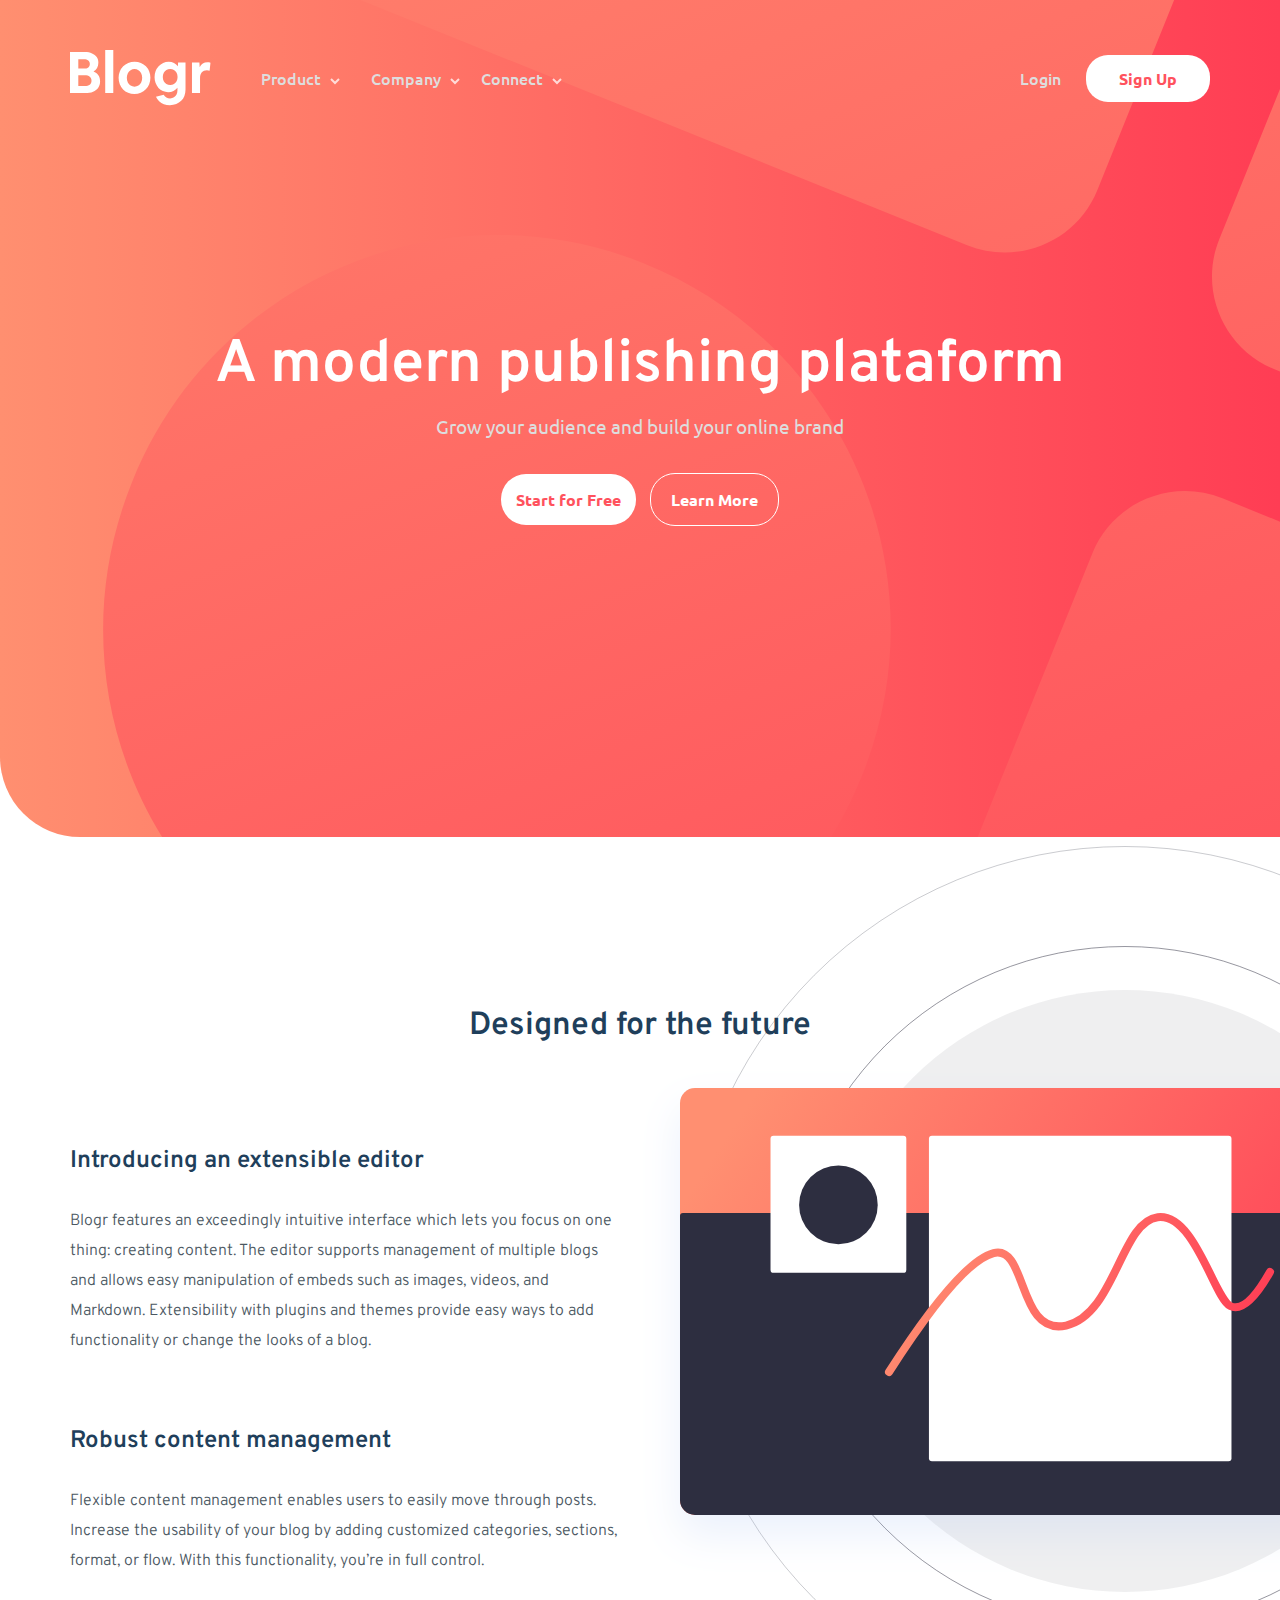
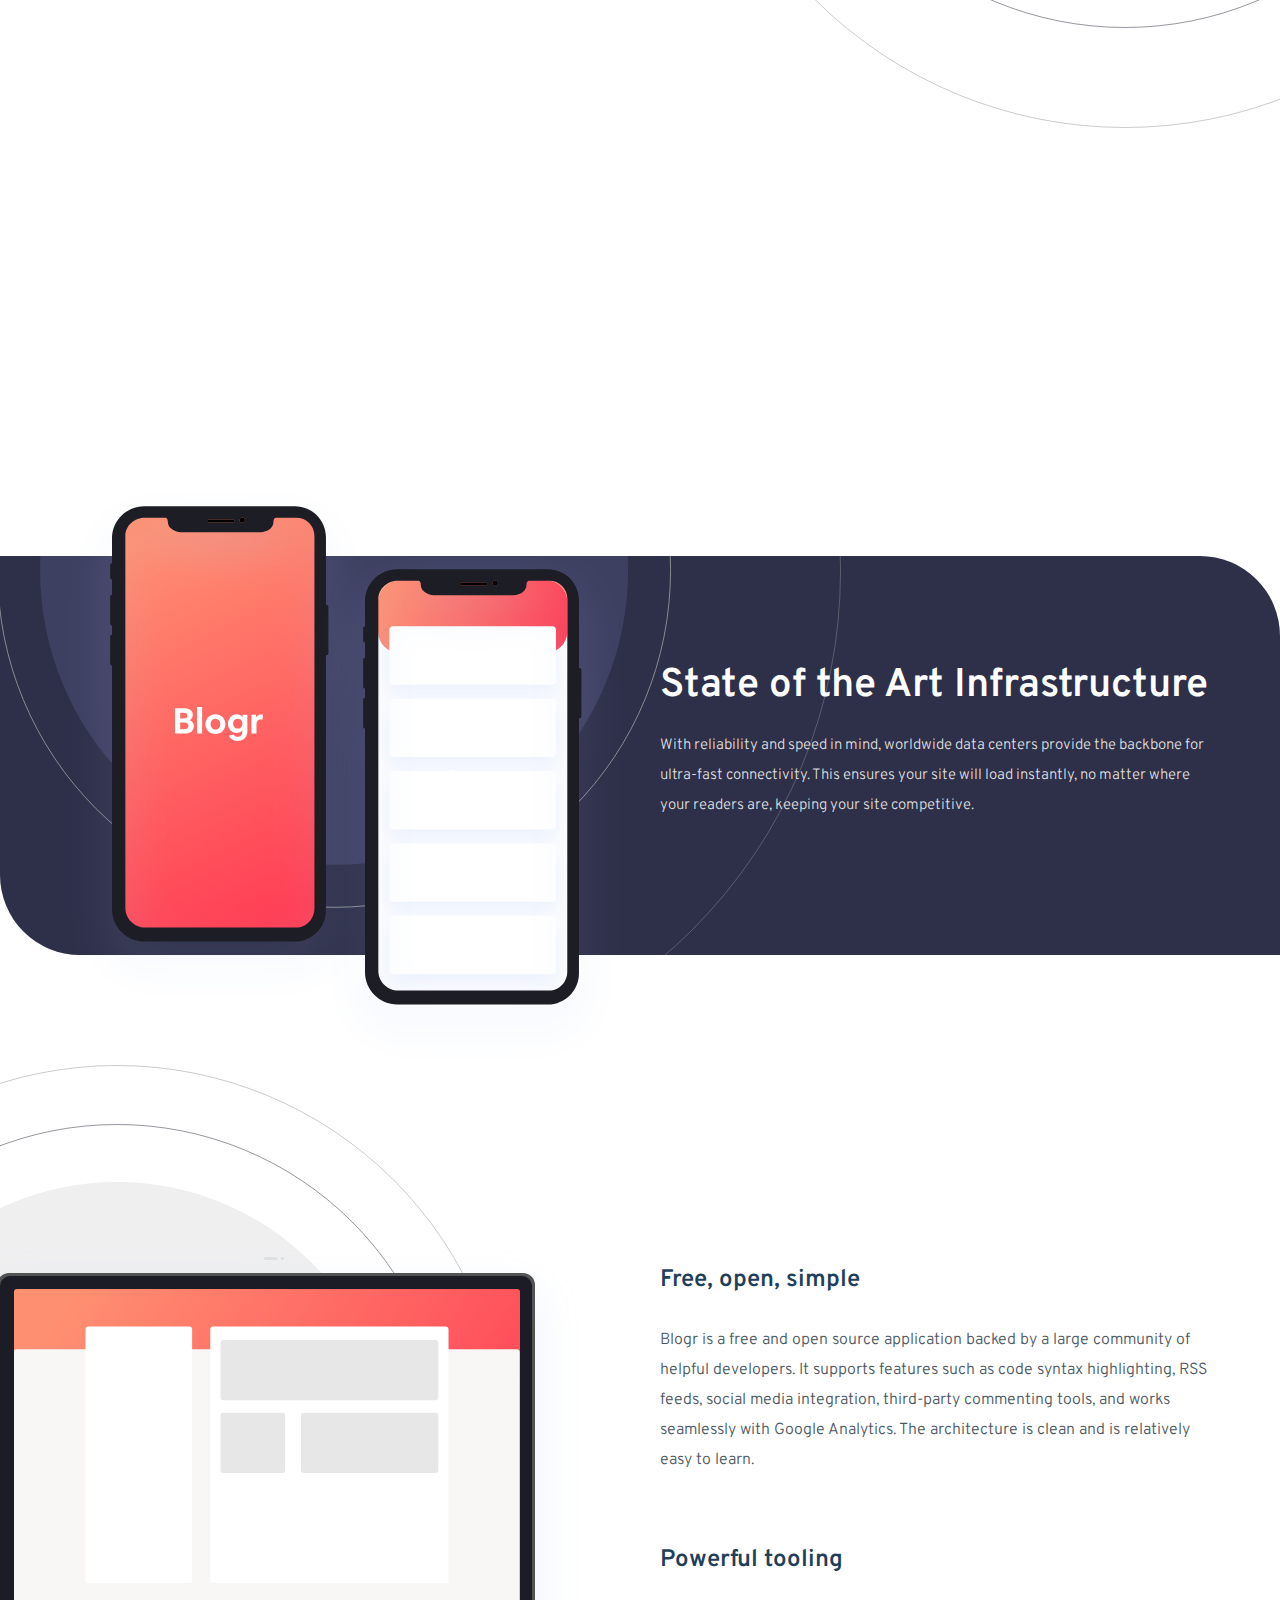
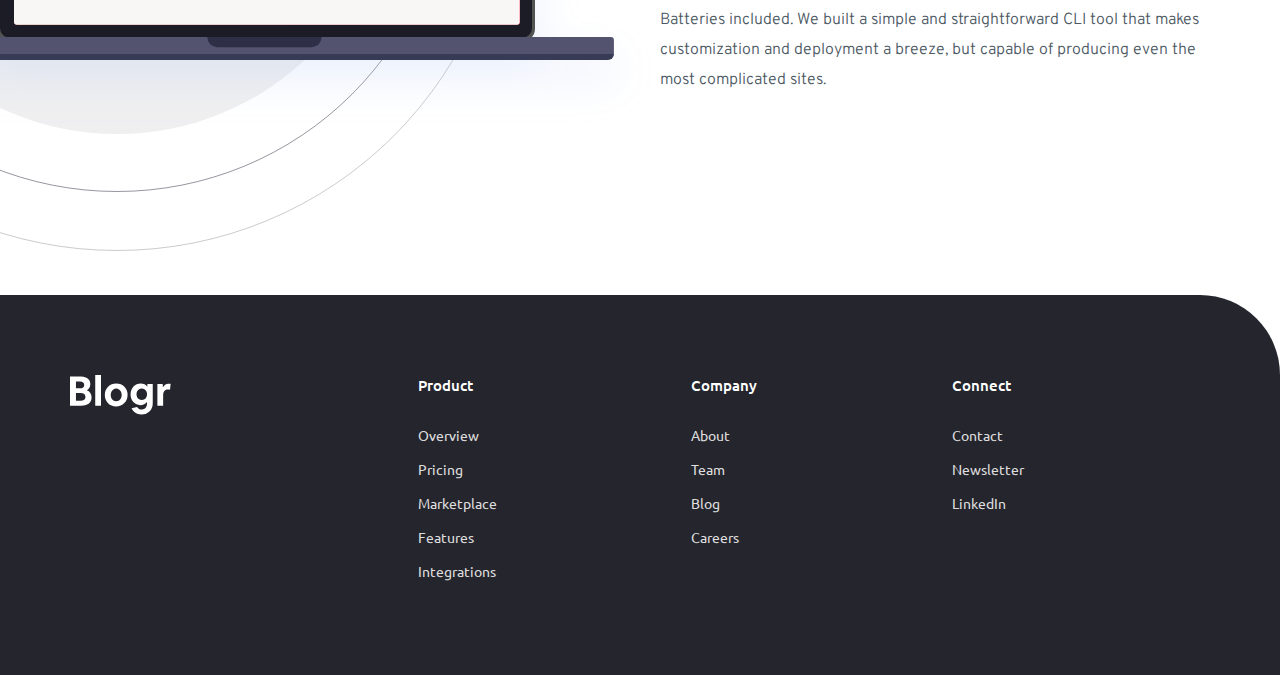
<file: index.html>
<!DOCTYPE html>
<html lang="en">
<head>
    <meta charset="UTF-8">
    <meta http-equiv="X-UA-Compatible" content="IE=edge">
    <meta name="viewport" content="width=device-width, initial-scale=1.0">
    <link rel="icon" type="image/png" href="assets/images/favicon-32x32.png"/>
    <link rel="stylesheet" href="assets/css/style.css">
    <title>Frontend Mentor | [Blogr]</title>
</head>
<body>
    <header class="header" id="header">
        <div class="contents-container">
            <img src="./assets/images/logo.svg" alt="Logo" class="logo"/>
            <div class="contents">
                <nav class="product">
                    <span class="content">Product</span> 
                    <img src="./assets/images/icon-arrow-light.svg" alt="" class="arrow"/>
                    <ul class="dropdown">
                        <li>Overview</li>
                        <li>Pricing</li>
                        <li>Marketplace</li>
                        <li>Features</li>
                        <li>Integrations</li>
                    </ul>
                </nav>
                <nav class="company">
                    <span class="content">Company</span> 
                    <img src="./assets/images/icon-arrow-light.svg" alt="" class="arrow"/>
                    <ul class="dropdown">
                        <li>About</li>
                        <li>Team</li>
                        <li>Blog</li>
                        <li>Careers</li>
                    </ul>
                </nav>
                <nav class="connect">
                    <span class="content">Connect</span>
                    <img src="./assets/images/icon-arrow-light.svg" alt="" class="arrow">
                    <ul class="dropdown">
                        <li>Contact</li>
                        <li>Newsletter</li>
                        <li>LinkedIn</li>
                    </ul>
                </nav>
            </div>
        </div>
        <div class="login-area">
            <a href="#" class="login">Login</a>
            <a href="#" class="signUp">Sign Up</a>
        </div>
        <div class="open-menu" id="menu-button"></div>
    </header>
    <main>
        <section class="banner">
            <div class="bg-banner">
                <div class="banner-content">
                    <h1>A modern publishing plataform</h1>
                    <p>Grow your audience and build your online brand</p>
                    <div class="buttons">
                        <a href="#" class="start">Start for Free</a>
                        <a href="#" class="learn">Learn More</a>
                    </div>
                </div>
            </div>
        </section>
        <section class="mobile-menu" id="menu">
            <div class="menu-container">
                <div class="menu-contents">
                    <nav class="menu-product">
                        <span class="menu-content" id="product">Product</span>
                        <img src="./assets/images/icon-arrow-dark.svg" alt="" class="arrow"/>
                        <ul class="menu-dropdown">
                            <li>Overview</li>
                            <li>Pricing</li>
                            <li>Marketplace</li>
                            <li>Features</li>
                            <li>Integrations</li>
                        </ul>
                    </nav>
                    <nav class="menu-company">
                        <span class="menu-content" id="company">Company</span> 
                        <img src="./assets/images/icon-arrow-dark.svg" alt="" class="arrow"/>
                        <ul class="menu-dropdown">
                            <li>About</li>
                            <li>Team</li>
                            <li>Blog</li>
                            <li>Careers</li>
                        </ul>
                    </nav>
                    <nav class="menu-connect">
                        <span class="menu-content" id="connect">Connect</span>
                        <img src="./assets/images/icon-arrow-dark.svg" alt="" class="arrow"/>
                        <ul class="menu-dropdown">
                            <li>Contact</li>
                            <li>Newsletter</li>
                            <li>LinkedIn</li>
                        </ul>
                    </nav>
                </div>
                <div class="menu-login-area">
                    <a href="#" class="menu-login">Login</a>
                    <a href="#" class="menu-signUp">Sign Up</a>
                </div>
            </div>
        </section>
        <section class="design-info">
            <div class="design-container">
                <h1 class="title">Designed for the future</h1>
                <div class="design-content">
                    <div class="texts">
                        <h1>Introducing an extensible editor</h1>
                        <p>
                            Blogr features an exceedingly intuitive interface which lets you focus on one thing: creating content. 
                            The editor supports management of multiple blogs and allows easy manipulation of embeds such as images, 
                            videos, and Markdown. Extensibility with plugins and themes provide easy ways to add functionality or 
                            change the looks of a blog.
                        </p>
                        <h1>Robust content management</h1>
                        <p>
                            Flexible content management enables users to easily move through posts. Increase the usability of your blog 
                            by adding customized categories, sections, format, or flow. With this functionality, you’re in full control.
                        </p>
                    </div>
                </div>
            </div>
            <picture class="illustration">
                <source srcset="./assets/images/illustration-editor-desktop.svg" media="(min-width: 900px)" alt=""/>
                <img src="./assets/images/illustration-editor-mobile.svg" alt=""/>
            </picture>
        </section>
        <section class="art">
            <div class="art-container">
                <img src="./assets/images/illustration-phones.svg" class="cellphones" alt="Cellphones"/>
                <div class="art-content">
                    <div class="texts">
                        <h1>State of the Art Infrastructure</h1>
                        <p>
                            With reliability and speed in mind, worldwide data centers provide the backbone for ultra-fast connectivity. 
                            This ensures your site will load instantly, no matter where your readers are, keeping your site competitive.
                        </p>
                    </div>
                </div>
            </div>
            <div class="art-bg">
                <div class="art-bg-img"></div>
            </div>
        </section>
        <section class="info">
            <picture class="laptop-illustration">
                <source srcset="./assets/images/illustration-laptop-desktop.svg" media="(min-width: 900px)" alt=""/>
                <img src="./assets/images/illustration-laptop-mobile.svg" alt=""/>
            </picture>
            <div class="info-content">
                <div class="texts">
                    <h1>Free, open, simple</h1>
                    <p>
                        Blogr is a free and open source application backed by a large community of helpful developers. It supports 
                        features such as code syntax highlighting, RSS feeds, social media integration, third-party commenting tools, 
                        and works seamlessly with Google Analytics. The architecture is clean and is relatively easy to learn.
                    </p>
                    <h1>Powerful tooling</h1>
                    <p>
                        Batteries included. We built a simple and straightforward CLI tool that makes customization and deployment a breeze, but
                        capable of producing even the most complicated sites.
                    </p>
                </div>
            </div>
        </section>
    </main>
    <footer class="footer">
        <div class="footer-container">
            <img src="./assets/images/logo.svg" alt="Logo">
            <div class="footer-items">
                <div class="footer-item">
                    <p>Product</p>
                    <ul>
                        <li><a href="#">Overview</a></li>
                        <li><a href="#">Pricing</a></li>
                        <li><a href="#">Marketplace</a></li>
                        <li><a href="#">Features</a></li>
                        <li><a href="#">Integrations</a></li>
                    </ul>
                </div>
                <div class="footer-item">
                    <p>Company</p>
                    <ul>
                        <li><a href="#">About</a></li>
                        <li><a href="#">Team</a></li>
                        <li><a href="#">Blog</a></li>
                        <li><a href="#">Careers</a></li>
                    </ul>
                </div>
                <div class="footer-item">
                    <p>Connect</p>
                    <ul>
                        <li><a href="#">Contact</a></li>
                        <li><a href="#">Newsletter</a></li>
                        <li><a href="#">LinkedIn</a></li>
                    </ul>
                </div>
            </div>
        </div>
    </footer>
    <script src="assets/js/script.js"></script>
</body>
</html>
</file>
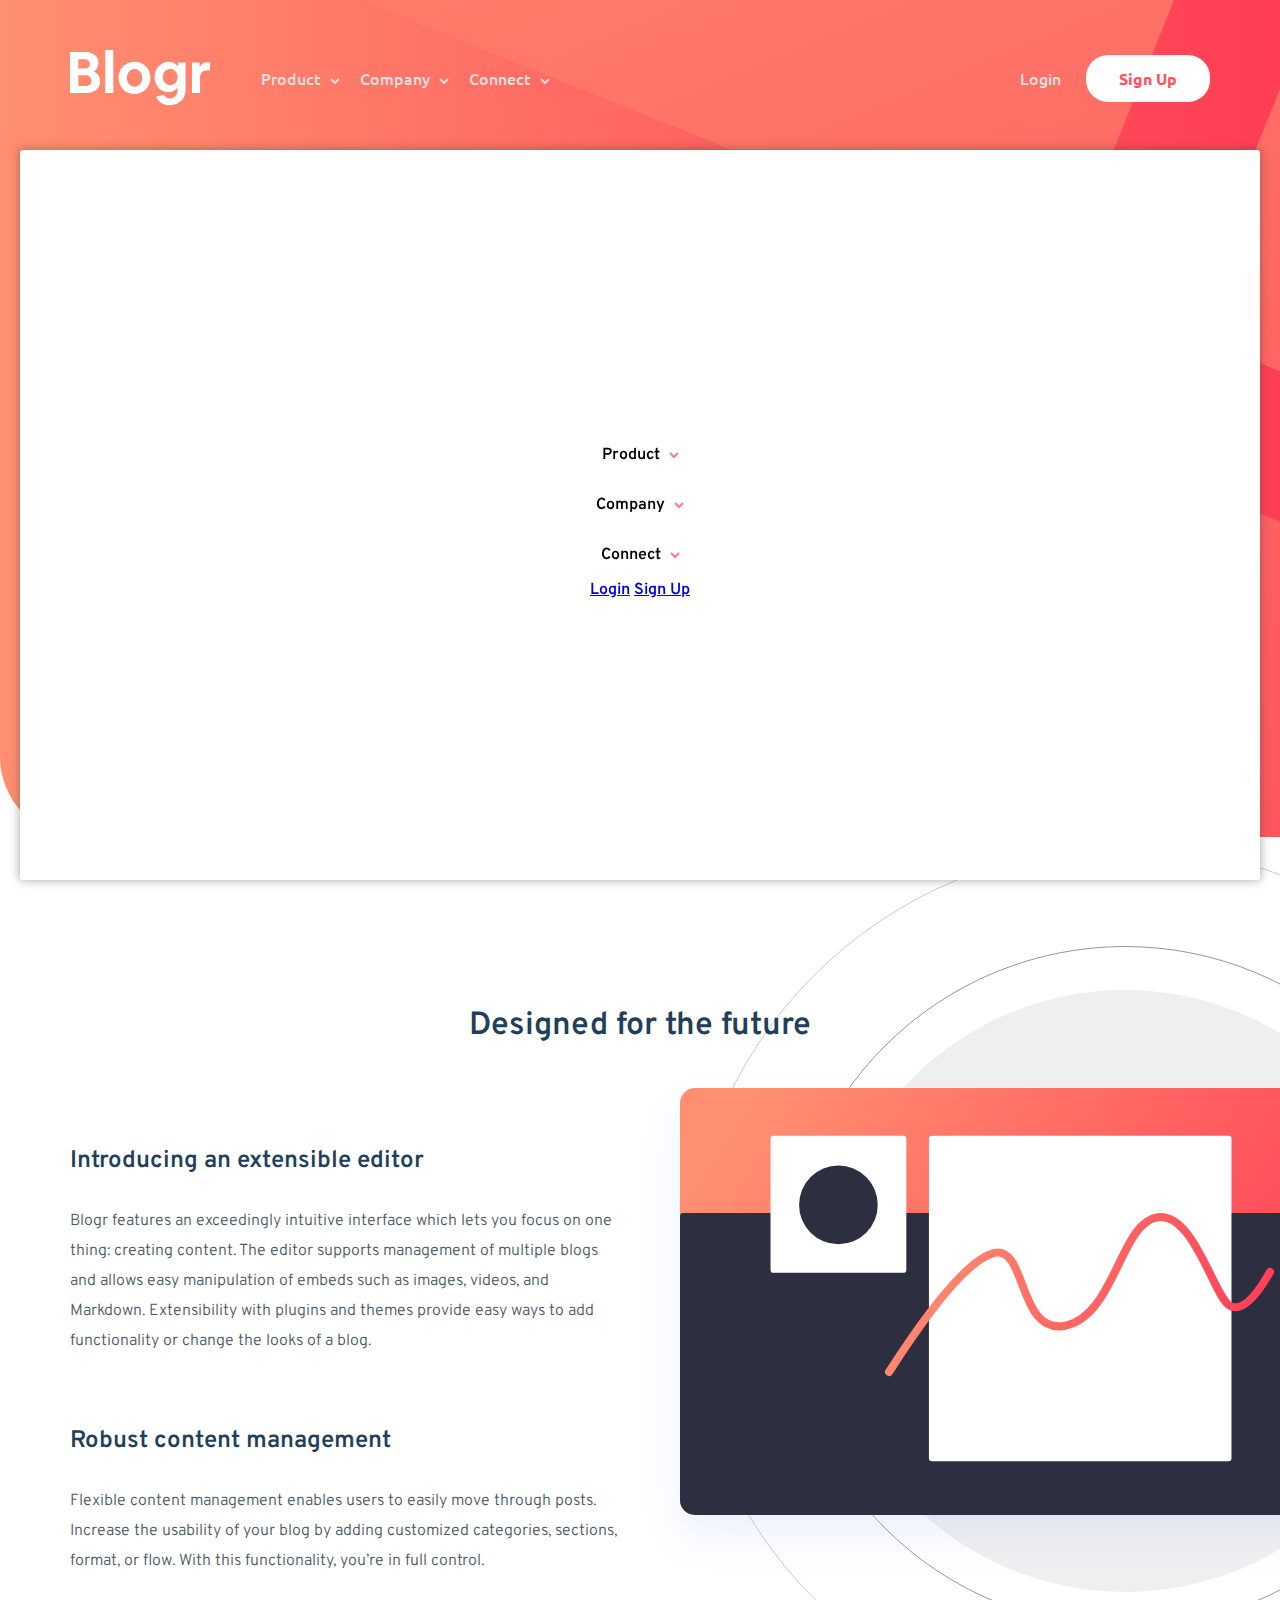
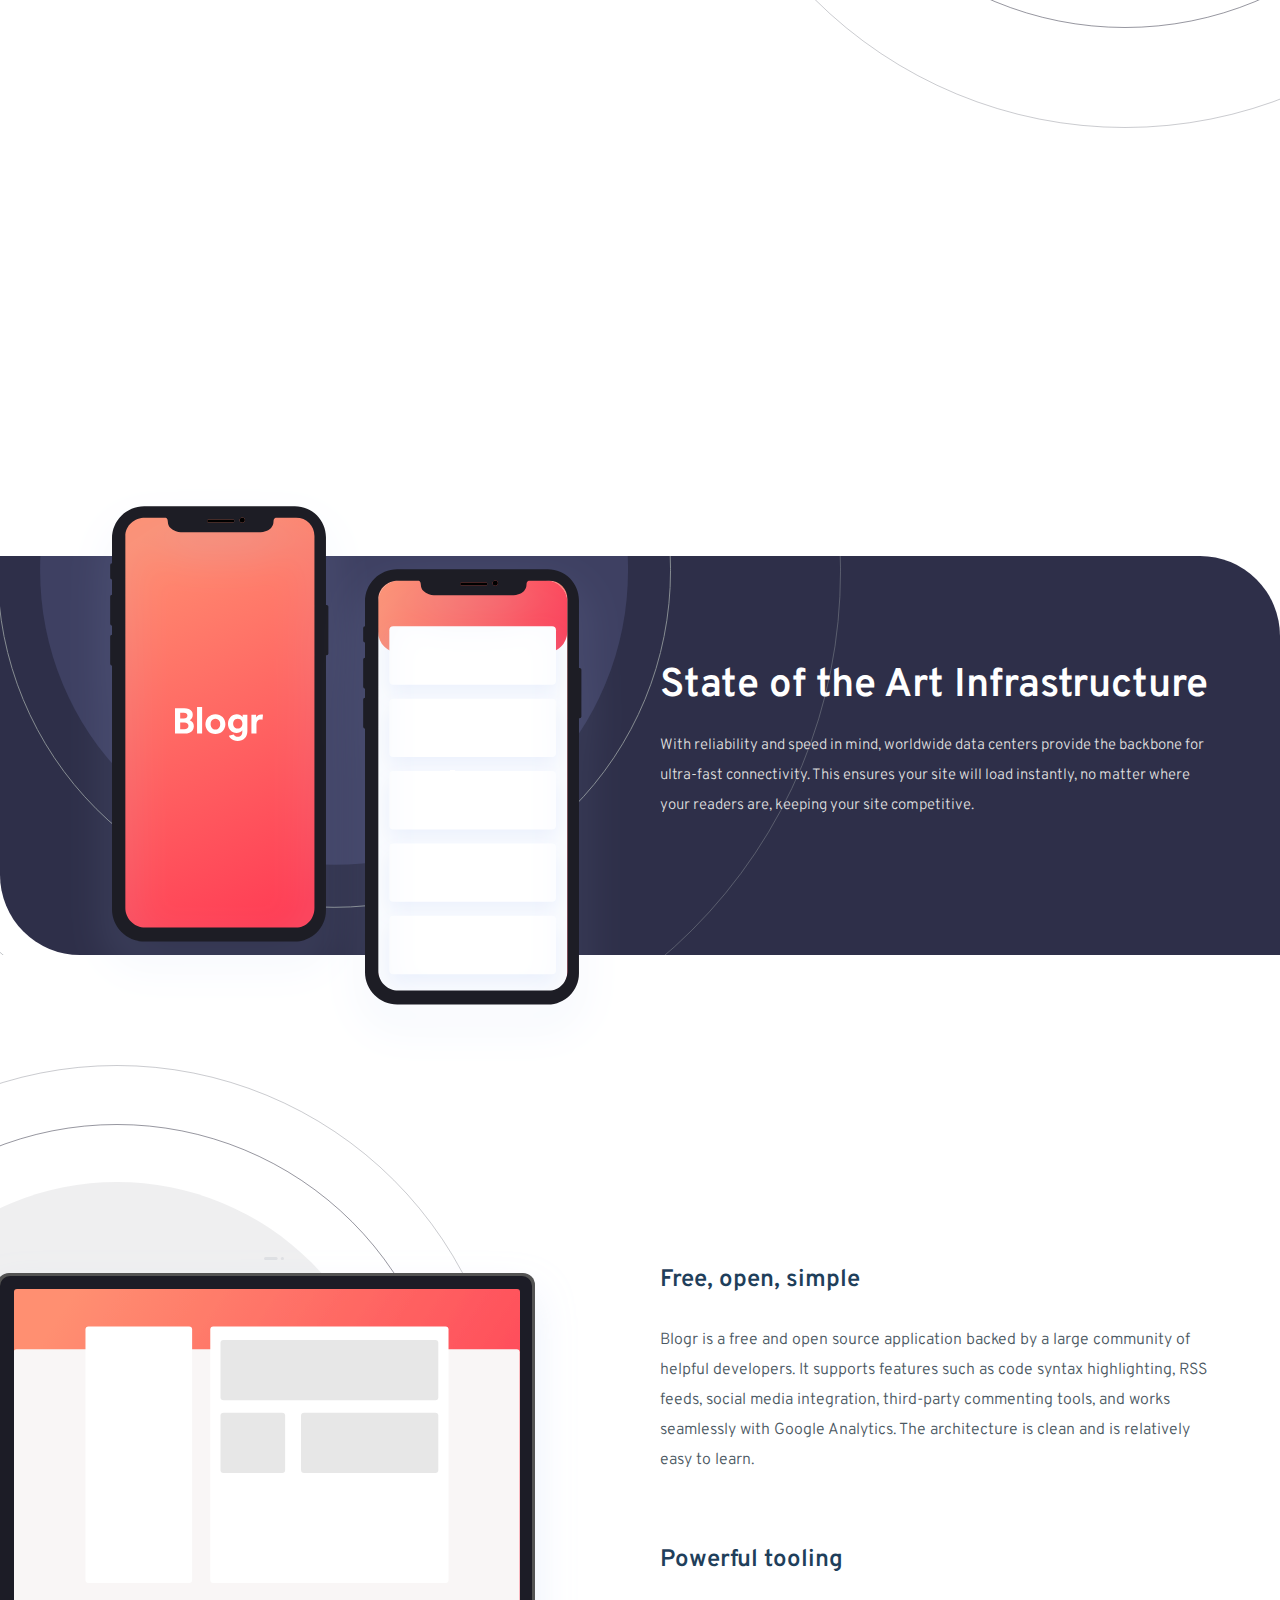
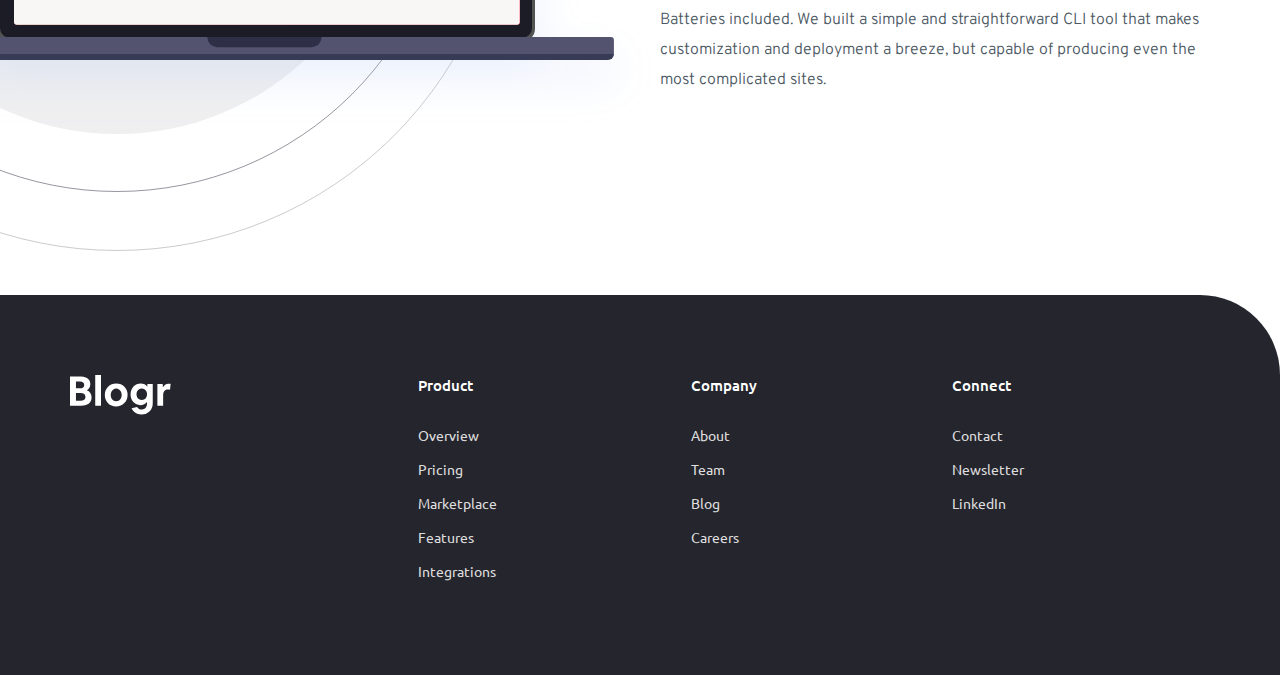
<file: blogr-landing-page-main/index.html>
<!DOCTYPE html>
<html lang="en">
<head>
    <meta charset="UTF-8">
    <meta http-equiv="X-UA-Compatible" content="IE=edge">
    <meta name="viewport" content="width=device-width, initial-scale=1.0">
    <link rel="icon" type="image/png" size="32x32" href="assets/images/favicon-32x32.png"/>
    <link rel="stylesheet" href="assets/css/style.css">
    <title>Frontend Mentor | [Blogr]</title>
</head>
<body>
    <header class="header">
        <div class="contents-container">
            <img src="assets/images/logo.svg" class="logo"/>
            <div class="contents">
                <nav class="product">
                    <span class="content">Product</span> 
                    <img src="assets/images/icon-arrow-light.svg" class="arrow"/>
                    <ul class="dropdown">
                        <li>Overview</li>
                        <li>Pricing</li>
                        <li>Marketplace</li>
                        <li>Features</li>
                        <li>Integrations</li>
                    </ul>
                </nav>
                <nav class="company">
                    <span class="content">Company</span> 
                    <img src="assets/images/icon-arrow-light.svg" class="arrow"/>
                    <ul class="dropdown">
                        <li>About</li>
                        <li>Team</li>
                        <li>Blog</li>
                        <li>Careers</li>
                    </ul>
                </nav>
                <nav class="connect">
                    <span class="content">Connect</span> 
                    <img src="assets/images/icon-arrow-light.svg" class="arrow">
                    <ul class="dropdown">
                        <li>Contact</li>
                        <li>Newsletter</li>
                        <li>LinkedIn</li>
                    </ul>
                </nav>
            </div>
        </div>
        <div class="login-area">
            <a href="#" class="login">Login</a>
            <a href="#" class="signUp">Sign Up</a>
        </div>
        <div class="open-menu"></div>
    </header>
    <main>
        <section class="banner">
            <div class="bg-banner">
                <div class="banner-content">
                    <h1>A modern publishing plataform</h1>
                    <p>Grow your audience and build your online brand</p>
                    <div class="buttons">
                        <a href="" class="start">Start for Free</a>
                        <a href="" class="learn">Learn More</a>
                    </div>
                </div>
            </div>
        </section>
        <section class="mobile-menu">
            <div class="menu-container">
                <div class="menu-contents">
                    <nav class="menu-product">
                        <span class="menu-content">Product</span>
                        <img src="assets/images/icon-arrow-dark.svg" class="arrow"/>
                        <ul class="menu-dropdown">
                            <li>Overview</li>
                            <li>Pricing</li>
                            <li>Marketplace</li>
                            <li>Features</li>
                            <li>Integrations</li>
                        </ul>
                    </nav>
                    <nav class="menu-company">
                        <span class="menu-content">Company</span> 
                        <img src="assets/images/icon-arrow-dark.svg" class="arrow"/>
                        <ul class="menu-dropdown">
                            <li>About</li>
                            <li>Team</li>
                            <li>Blog</li>
                            <li>Careers</li>
                        </ul>
                    </nav>
                    <nav class="menu-connect">
                        <span class="menu-content">Connect</span> 
                        <img src="assets/images/icon-arrow-dark.svg" class="arrow"/>
                        <ul class="menu-dropdown">
                            <li>Contact</li>
                            <li>Newsletter</li>
                            <li>LinkedIn</li>
                        </ul>
                    </nav>
                </div>
                <div class="menu-login-area">
                    <a href="#" class="menu-login">Login</a>
                    <a href="#" class="menu-signUp">Sign Up</a>
                </div>
            </div>
        </section>
        <section class="design-info">
            <div class="design-container">
                <h1 class="title">Designed for the future</h1>
                <div class="design-content">
                    <div class="texts">
                        <h1>Introducing an extensible editor</h1>
                        <p>
                            Blogr features an exceedingly intuitive interface which lets you focus on one thing: creating content. 
                            The editor supports management of multiple blogs and allows easy manipulation of embeds such as images, 
                            videos, and Markdown. Extensibility with plugins and themes provide easy ways to add functionality or 
                            change the looks of a blog.
                        </p>
                        <h1>Robust content management</h1>
                        <p>
                            Flexible content management enables users to easily move through posts. Increase the usability of your blog 
                            by adding customized categories, sections, format, or flow. With this functionality, you’re in full control.
                        </p>
                    </div>
                </div>
            </div>
            <picture class="illustration">
                <source srcset="assets/images/illustration-editor-desktop.svg" media="(min-width: 600px)"/>
                <img src="assets/images/illustration-editor-mobile.svg"/>
            </picture>
        </section>
        <section class="art">
            <div class="art-container">
                <img src="assets/images/illustration-phones.svg" class="cellphones" alt="Cellphones"/>
                <div class="art-content">
                    <div class="texts">
                        <h1>State of the Art Infrastructure</h1>
                        <p>
                            With reliability and speed in mind, worldwide data centers provide the backbone for ultra-fast connectivity. 
                            This ensures your site will load instantly, no matter where your readers are, keeping your site competitive.
                        </p>
                    </div>
                </div>
            </div>
            <div class="art-bg">
                <div class="art-bg-img"></div>
            </div>
        </section>
        <section class="info">
            <picture class="laptop-illustration">
                <source srcset="assets/images/illustration-laptop-desktop.svg" media="(min-width: 600px)"/>
                <img src="assets/images/illustration-laptop-mobile.svg"/>
            </picture>
            <div class="info-content">
                <div class="texts">
                    <h1>Free, open, simple</h1>
                    <p>
                        Blogr is a free and open source application backed by a large community of helpful developers. It supports 
                        features such as code syntax highlighting, RSS feeds, social media integration, third-party commenting tools, 
                        and works seamlessly with Google Analytics. The architecture is clean and is relatively easy to learn.
                    </p>
                    <h1>Powerful tooling</h1>
                    <p>
                        Batteries included. We built a simple and straightforward CLI tool that makes customization and deployment a breeze, but
                        capable of producing even the most complicated sites.
                    </p>
                </div>
            </div>
        </section>
    </main>
    <footer class="footer">
        <div class="footer-container">
            <img src="assets/images/logo.svg" alt="Logo">
            <div class="footer-items">
                <div class="footer-item">
                    <p>Product</p>
                    <ul>
                        <li><a href="#">Overview</a></li>
                        <li><a href="#">Pricing</a></li>
                        <li><a href="#">Marketplace</a></li>
                        <li><a href="#">Features</a></li>
                        <li><a href="#">Integrations</a></li>
                    </ul>
                </div>
                <div class="footer-item">
                    <p>Company</p>
                    <ul>
                        <li><a href="#">About</a></li>
                        <li><a href="#">Team</a></li>
                        <li><a href="#">Blog</a></li>
                        <li><a href="#">Careers</a></li>
                    </ul>
                </div>
                <div class="footer-item">
                    <p>Connect</p>
                    <ul>
                        <li><a href="#">Contact</a></li>
                        <li><a href="#">Newsletter</a></li>
                        <li><a href="#">LinkedIn</a></li>
                    </ul>
                </div>
            </div>
        </div>
    </footer>
    <script src="assets/js/script.js"></script>
</body>
</html>
</file>
<file: assets/css/style.css>
@import url('https://fonts.googleapis.com/css2?family=Overpass:wght@300;600&display=swap');
@import url('https://fonts.googleapis.com/css2?family=Ubuntu:wght@400;500;700&display=swap');

* {
    margin: 0;
    padding: 0;
    box-sizing: border-box;
}

body {
    overflow-x: hidden;
}

/* Default styles */

.texts {
    max-width: 550px;
    font-family: 'Overpass', sans-serif;
}

.texts h1 {
    font-size: 24px;
    font-weight: 600;
    color: #1f3f5b;
    margin-bottom: 30px;
}

.texts p {
    font-weight: 300;
    color: #4b5862;
    font-size: 16px;
    line-height: 30px;
}

.texts p:first-of-type {
    margin-bottom: 70px;
}

/* End */

.header {
    position: relative;
    width: 100vw;
    max-width: 1140px;
    height: 56px;
    margin: auto;
    margin-top: 50px;
    font-family: 'Ubuntu', sans-serif;
    font-weight: 500;
    background: transparent;
    color: #ddd;
    display: flex;
    justify-content: space-between;
    align-items: center;
    z-index: 10;
}

.contents-container {
    height: 100%;
    display: flex;
}

.logo {
    margin-right: 40px;
}

.contents {
    display: flex;
    align-items: center;
}

.contents > nav {
    margin: 0px 10px;
    min-width: 90px;
}

.arrow {
    font-size: 12px;
    margin-left: 5px;
}

.dropdown {
    font-family: 'Unbuto', sans-serif;
    width: 200px;
    margin-top: 10px;
    padding: 30px 10px;
    border-radius: 5px;
    background-color: #fff;
    color: #000;
    position: absolute;
    display: none;
    animation: 1s visibilities;
}

@keyframes visibilities {
    from {
        display: none;
        opacity: 0;
    }

    to {
        display: block;
        opacity: 1.0;
    }
}

.dropdown li {
    list-style: none;
    padding: 5px 10px;
}

.product:hover .content {
    color: #fff;
    border-bottom: solid 1px #fff;
}

.product:hover .dropdown {
    display: block;
}

.company:hover .content {
    color: #fff;
    border-bottom: solid 1px #fff;
}

.company:hover .dropdown {
    display: block;
}

.connect:hover .content {
    color: #fff;
    border-bottom: solid 1px #fff;
}

.connect:hover .dropdown {
    display: block;
}

.dropdown li:hover {
    font-weight: bold;
}

.login-area {
    height: 100%;
    display: flex;
    align-items: center;
}

.login-area a {
    text-decoration: none;
}

.login {
    color: inherit;
}

.signUp {
    color: #ff525d;
    background-color: #fff;
    margin-left: 25px;
    padding: 13px 33px;
    border-radius: 22px;
    font-weight: bold;
}

.signUp:hover {
    color: #fff;
    background-color: #ff7a85;
}

.open-menu {
    height: 20px;
    width: 30px;
    background-image: url(../images/icon-hamburger.svg);
    background-size: cover;
    background-repeat: no-repeat;
    display: none;
}

.close-menu {
    height: 20px;
    width: 30px;
    background-image: url(../images/icon-close.svg);
    background-position: 50% 50%;
    background-repeat: no-repeat;
}




.banner {
    position: absolute;
    height: 93vh;
    width: 100vw;
    top: 0;
    background: linear-gradient(90deg, #ff8f70 0%, #ff3d54 100%);
    border-bottom-left-radius: 80px;
    overflow: hidden;
}

.bg-banner {
    width: 100%;
    height: 100%;
    background-image: url(../images/bg-pattern-intro.svg);
    background-position: 26% 52%;
    display: flex;
    justify-content: center;
    align-items: center;
}

.banner-content {
    display: flex;
    flex-direction: column;
    justify-content: center;
    align-items: center;
    text-align: center;
}

.banner-content h1 {
    font-family: 'Overpass', sans-serif;
    font-weight: 600;
    font-size: 60px;
    color: #fff;
}

.banner-content p {
    font-family: 'Ubuntu', sans-serif;
    font-size: 19px;
    color: #ddd;
    margin-top: 10px;
}

.buttons {
    margin-top: 50px;
}

.buttons a {
    font-family: 'Ubuntu', sans-serif;
    text-decoration: none;
    padding: 15px;
    margin: 0px 5px;
    border-radius: 25px;
    font-weight: bold;
}

.buttons .start {
    color: #ff525d;
    background-color: #fff;
}

.buttons a.start:hover {
    color: #fff;
    background-color: #ff7a85;
}

.buttons .learn {
    padding: 15px 20px;
    background: transparent;
    color: #fff;
    border: solid 1px #fff;
}

.buttons a.learn:hover {
    background-color: #fff;
    color: #ff7a85;
}




.mobile-menu {
    position: fixed;
    top: 0;
    height: 100vh;
    width: 100vw;
    z-index: 100;
    display: none;
}

.mobile-menu.isOpen {
    display: block;
}

.menu-container {
    margin: 140px 20px 20px 20px;
    height: calc(100vh - 160px);
    width: calc(100vw - 40px);
    background-color: #fff;
    border-radius: 3px;
    box-shadow: 0px 10px 10px 3px #4444;
    font-family: 'Overpass', sans-serif;
    font-weight: 600; 
    display: flex;
    flex-direction: column;
    justify-content: center;
    align-items: center;
}

.menu-contents {
    max-width: 70%;
    display: flex;
    flex-direction: column;
    justify-content: center;
    align-items: center;
    border-bottom: solid 1px #e9e9e9;
}

.menu-contents nav {
    width: 95vw;
    text-align: center;
}

.menu-content {
    display: inline-block;
    margin: 10px 0px;
}

.menu-content.active {
    color: #3f4164dd;
}

.menu-dropdown {
    position: relative;
    width: 75%;
    margin: auto;
    font-size: 15px;
    background-color: #eee;
    color: #3f4164dd;
    display: none;
}

.menu-dropdown.open {
    display: block;
}

.menu-dropdown li {
    list-style: none;
    padding: 5px 0px;
    cursor: pointer;
}

.menu-login-area {
    margin-top: 20px;
    display: flex;
    flex-direction: column;
    justify-content: center;
    align-items: center;
}

.menu-login-area a {
    text-decoration: none;
}

.menu-login {
    color: #000;
}

.menu-signUp {
    font-size: 15px;
    color: #fff;
    padding: 13px 38px;
    margin-top: 10px;
    border-radius: 23px;
    background: linear-gradient(90deg, #ff8f70 0%, #ff3d54 100%);
}




.design-info {
    height: 140vh;
    margin-top: 80vh;
    padding-top: 20vh;
    padding-bottom: 20vh;
    position: relative;
    width: 100vw;
    overflow: hidden;
}

.design-container {
    width: 100vw;
    max-width: 1140px;
    margin: auto;
}

h1.title {
    text-align: center;
    font-family: 'Overpass', sans-serif;
    font-size: 32px;
    font-weight: 600;
    color: #1f3f5b;
}

.design-content {
    margin-top: 100px;
}

.illustration {
    position: absolute;
    margin-left: 50vw;
    top: 20px;
}




.art {
    position: relative;
}

.art-container {
    width: 100%;
    max-width: 1140px;
    margin: auto;
    display: flex;
    justify-content: space-between;
}

.art-content {
    display: flex;
    align-items: center;
}

.art-content .texts h1 {
    font-size: 40px;
    margin-bottom: 20px;
    color: #fff;
}

.art-content .texts p {
    color: #ddd;
    font-size: 15px;
}

.art-bg {
    position: absolute;
    z-index: -10;
    top: 70px;
    left: 0;
    right: 0;
    height: calc(100% - 180px);
    background-color: #2e2f49;
    border-bottom-left-radius: 80px;
    border-top-right-radius: 80px;
    overflow: hidden;
}

.art-bg-img {
    height: 100%;
    background-image: url(../images/bg-pattern-circles.svg);
    background-position: -65% 80%;
    background-repeat: no-repeat;
}




.info {
    position: relative;
    padding-bottom: 200px;
}

.laptop-illustration {
    position: absolute;
    left: -275px;
}

.info-content {
    width: 100vw;
    max-width: 1140px;
    margin: auto;
    display: flex;
    justify-content: flex-end;
    padding-top: 200px;
}




.footer {
    padding: 80px 0px;
    background-color: #25252d;
    border-top-right-radius: 80px;
    font-family: 'Ubuntu', sans-serif;
    font-size: 15px;
    color: #ffffff;
}

.footer-container {
    width: 100%;
    max-width: 1140px;
    margin: auto;
    display: flex;
    align-items: flex-start;
}

.footer-items {
    width: 100%;
    max-width: 800px;
    margin-left: 150px;
    display: flex;
    justify-content: space-around;
}

.footer-item p {
    margin-bottom: 15px;
    font-weight: 500;
    display: inline-block;
}

.footer-item ul li {
    list-style: none;
    margin: 15px 0px;
}

.footer-item ul li > a {
    font-size: 14px;
    text-decoration: none;
    color: #ddd;
}

.footer-item ul li > a:hover {
    border-bottom: solid 1px #fff;
}




@media (min-width: 2000px) {
    .texts h1 {
        font-size: 35px;
    }

    .texts p {
        font-size: 25px;
        line-height: 45px;
    }


    .header,
    .design-container,
    .art-container,
    .info-content,
    .footer-container {
        max-width: 1440px;
    }

    .content {
        font-size: 23px;
    }

    .dropdown li {
        font-size: 23px;
    }

    .login-area a {
        font-size: 23px;
    }

    .singUp {
        border-radius: 20px;
    }


    .banner-content h1 {
        font-size: 100px;
    }

    .banner-content p {
        font-size: 45px;
    }

    .buttons a {
        font-size: 30px;
        padding: 15px 25px;
        border-radius: 35px;
    }


    .design-info {
        height: auto;
        margin-top: 90vh;
        padding: 30px 0px;
    }

    h1.title {
        font-size: 50px;
    }

    .illustration {
        top: 100px;
    }


    .art {
        margin-top: 50px;
    }

    .art-content .texts h1 {
        font-size: 45px;
    }

    .art-content .texts p {
        font-size: 25px;
        line-height: 42px;
    }

    .art-bg-img {
        background-size: 75%;
    }


    .laptop-illustration {
        top: 120px;
        left: 50px;
    }


    .footer-container img {
        width: 150px;
        height: auto;
    }
    
    .footer-items {
        margin-left: 350px;
    }

    .footer-item p {
        font-size: 27px;
    }

    .footer-item ul li {
        font-size: 22px;
    }
}

@media (max-width: 1200px){
    .texts {
        padding: 0px 40px;
    }

    .header {
        padding: 0px 40px;
    }


    .bg-banner {
        background-size: 200%;
        background-position: 30% 55%;
    }


    .design-info {
        padding-top: 30px;
        padding-bottom: 30px;
    }

    .illustration {
        right: -155px;
        top: 110px;
    }

    .illustration > img,
    .laptop-illustration > img {
        max-width: 600px;
        height: auto;
    }


    .art-bg-img {
        background-size: 80%;
        background-position: -90% 80%;
    }


    .laptop-illustration {
        left: -120px;
    }

    .info-content {
        padding-top: 0;
    }


    .footer-container {
        padding: 0px 40px;
    }
}

@media(max-width: 900px) {
    .texts {
        text-align: center;
    }


    .header .contents,
    .header .login-area {
        display: none;
    }

    .bg-banner {
        background-position: 45% 46%;
    }

    .contents-container {
        align-items: center;
    }

    .logo {
        height: 40px;
        width: auto;
    }

    .open-menu {
        display: block;
    }


    .banner-content h1 {
        font-size: 45px;
    }


    .design-info {
        min-height: 140vh;
        height: auto;
    }

    .design-content {
        display: flex;
        flex-direction: column;
        justify-content: center;
        align-items: center;
        margin-top: 450px;
    }

    .illustration {
        right: 0;
        left: 0;
        margin: 0;
        display: flex;
        justify-content: center;
    }


    .art {
        margin-bottom: 50px;
    }

    .art-container {
        flex-direction: column;
        align-items: center;
    }

    .art-bg {
        top: 30%;
        bottom: 0;
        height: auto;
    }

    .art-bg-img {
        background-position: 50% -25vh;
    }


    .info {
        padding-bottom: 100px;
    }

    .laptop-illustration {
        left: 0;
        right: 0;
        display: flex;
        justify-content: center;
        align-items: center;
    }

    .info-content {
        padding-top: 400px;
        justify-content: center;
    }

    
    .footer-container {
        flex-direction: column;
        align-items: center;
        justify-content: center;
    }

    .footer-container > img {
        margin-bottom: 80px;
    }

    .footer-items {
        flex-direction: column;
        justify-content: center;
        align-items: center;
        text-align: center;
        margin: 0;
    }

    .footer-item ul {
        margin-bottom: 50px;
    }
}

@media(max-width: 500px) {
    .bg-banner {
        background-size: 300%;
        background-position: 40% 45%;
    }

    .banner-content {
        padding: 0px 40px;
    }

    .banner-content h1 {
        font-size: 30px;
    }

    .banner-content p {
        font-size: 16px;
    }


    h1.title {
        font-size: 25px;
    }

    .illustration > img,
    .laptop-illustration > img {
        width: 95vw;
        height: auto;
    }

    .design-content {
        margin-top: 400px;
    }


    .cellphones {
        width: 90vw;
        height: auto;
    }

    .art-content .texts h1 {
        font-size: 35px;
    }

    .art-bg-img {
        background-size: 150%;
        background-position: 50% -60vh;
    }

    .info-content {
        padding-top: 350px; 
    }
}

@media(max-width: 400px) {
    .bg-banner {
        background-size: 400%;
        background-position: 37% 45%;
    }

    .banner-content {
        padding: 0px 10px;
    }


    .design-content {
        margin-top: 350px;
    }

    .art-bg {
        top: 20%;
    }

    .art-bg-img {
        background-size: 170%;
        background-position: 50% -40vh;
    }
}
</file>
<file: blogr-landing-page-main/assets/css/style.css>
@import url('https://fonts.googleapis.com/css2?family=Overpass:wght@300;600&display=swap');
@import url('https://fonts.googleapis.com/css2?family=Ubuntu:wght@400;500;700&display=swap');

* {
    margin: 0;
    padding: 0;
    box-sizing: border-box;
}

body {
    overflow-x: hidden;
}

/* Default styles */

.texts {
    max-width: 550px;
    font-family: 'Overpass', sans-serif;
}

.texts h1 {
    font-size: 24px;
    font-weight: 600;
    color: #1f3f5b;
    margin-bottom: 30px;
}

.texts p {
    font-weight: 300;
    color: #4b5862;
    font-size: 16px;
    line-height: 30px;
}

.texts p:first-of-type {
    margin-bottom: 70px;
}

/* End */

.header {
    position: relative;
    width: 100vw;
    max-width: 1140px;
    height: 56px;
    margin: auto;
    margin-top: 50px;
    font-family: 'Ubuntu', sans-serif;
    font-weight: 500;
    background: transparent;
    color: #ddd;
    display: flex;
    justify-content: space-between;
    align-items: center;
    z-index: 10;
}

.contents-container {
    height: 100%;
    display: flex;
}

.logo {
    margin-right: 40px;
}

.contents {
    display: flex;
    align-items: center;
}

.contents > nav {
    margin: 0px 10px;
}

.arrow {
    font-size: 12px;
    margin-left: 5px;
}

.dropdown {
    font-family: 'Unbuto', sans-serif;
    width: 200px;
    margin-top: 10px;
    padding: 30px 10px;
    border-radius: 5px;
    background-color: #fff;
    color: #000;
    position: absolute;
    display: none;
    animation: 1s visibilities;
}

@keyframes visibilities {
    from {
        display: none;
        opacity: 0;
    }

    to {
        display: block;
        opacity: 1.0;
    }
}

.dropdown li {
    list-style: none;
    padding: 5px 10px;
}

.product:hover .content {
    color: #fff;
    border-bottom: solid 1px #fff;
}

.product:hover .dropdown {
    display: block;
}

.company:hover .content {
    color: #fff;
    border-bottom: solid 1px #fff;
}

.company:hover .dropdown {
    display: block;
}

.connect:hover .content {
    color: #fff;
    border-bottom: solid 1px #fff;
}

.connect:hover .dropdown {
    display: block;
}

.dropdown li:hover {
    font-weight: bold;
}

.login-area {
    height: 100%;
    display: flex;
    align-items: center;
}

.login-area a {
    text-decoration: none;
}

.login {
    color: inherit;
}

.signUp {
    color: #ff525d;
    background-color: #fff;
    margin-left: 25px;
    padding: 13px 33px;
    border-radius: 22px;
    font-weight: bold;
}

.signUp:hover {
    color: #fff;
    background-color: #ff7a85;
}

.open-menu {
    height: 30px;
    width: 30px;
    background-image: url(../images/icon-hamburger.svg);
    background-size: cover;
    background-repeat: no-repeat;
    display: none;
}

.close-menu {
    height: 30px;
    width: 30px;
    background-image: url(../images/icon-close.svg);
    background-size: cover;
    background-repeat: no-repeat;
}




.banner {
    position: absolute;
    height: 93vh;
    width: 100vw;
    top: 0;
    background: linear-gradient(90deg, #ff8f70 0%, #ff3d54 100%);
    border-bottom-left-radius: 80px;
}

.bg-banner {
    width: 100%;
    height: 100%;
    background-image: url(../images/bg-pattern-intro.svg);
    background-position: 26% 52%;
    display: flex;
    justify-content: center;
    align-items: center;
}

.banner-content {
    display: flex;
    flex-direction: column;
    justify-content: center;
    align-items: center;
    text-align: center;
}

.banner-content h1 {
    font-family: 'Overpass', sans-serif;
    font-weight: 600;
    font-size: 60px;
    color: #fff;
}

.banner-content p {
    font-family: 'Ubuntu', sans-serif;
    font-size: 19px;
    color: #ddd;
    margin-top: 10px;
}

.buttons {
    margin-top: 50px;
}

.buttons a {
    font-family: 'Ubuntu', sans-serif;
    text-decoration: none;
    padding: 15px;
    margin: 0px 5px;
    border-radius: 25px;
    font-weight: bold;
}

.buttons .start {
    color: #ff525d;
    background-color: #fff;
}

.buttons a.start:hover {
    color: #fff;
    background-color: #ff7a85;
}

.buttons .learn {
    padding: 15px 20px;
    background: transparent;
    color: #fff;
    border: solid 1px #fff;
}

.buttons a.learn:hover {
    background-color: #fff;
    color: #ff7a85;
}




.mobile-menu {
    position: fixed;
    top: 0;
    height: 100vh;
    width: 100vw;
    z-index: 100;
}

.menu-container {
    margin: 150px 20px 20px 20px;
    height: calc(100vh - 170px);
    width: calc(100vw - 40px);
    background-color: #fff;
    border-radius: 3px;
    box-shadow: 0px 0px 10px 1px #4446;
    font-family: 'Overpass', sans-serif;
    font-weight: 600; 
    display: flex;
    flex-direction: column;
    justify-content: center;
    align-items: center;
}

.menu-contents nav {
    width: 95vw;
    text-align: center;
}

.menu-content {
    display: inline-block;
    margin: 15px 0px;
}

.menu-content.active {
    color: #3f4164dd;
}

.menu-dropdown {
    position: relative;
    margin: 0px 10px;
    padding: 20px 0px;
    font-size: 15px;
    background-color: #eee;
    color: #3f4164dd;
    display: none;
}

.menu-dropdown li {
    list-style: none;
    padding: 10px 0px;
    cursor: pointer;
}




.design-info {
    height: 140vh;
    margin-top: 80vh;
    padding-top: 20vh;
    padding-bottom: 20vh;
    position: relative;
    width: 100vw;
    overflow: hidden;
}

.design-container {
    width: 100vw;
    max-width: 1140px;
    margin: auto;
}

h1.title {
    text-align: center;
    font-family: 'Overpass', sans-serif;
    font-size: 32px;
    font-weight: 600;
    color: #1f3f5b;
}

.design-content {
    margin-top: 100px;
}

.illustration {
    position: absolute;
    margin-left: 50vw;
    top: 20px;
}




.art {
    position: relative;
}

.art-container {
    width: 100%;
    max-width: 1140px;
    margin: auto;
    display: flex;
    justify-content: space-between;
}

.art-content {
    display: flex;
    align-items: center;
}

.art-content .texts h1 {
    font-size: 40px;
    margin-bottom: 20px;
    color: #fff;
}

.art-content .texts p {
    color: #ddd;
    font-size: 15px;
}

.art-bg {
    position: absolute;
    z-index: -10;
    top: 70px;
    left: 0;
    right: 0;
    height: calc(100% - 180px);
    background-color: #2e2f49;
    border-bottom-left-radius: 80px;
    border-top-right-radius: 80px;
}

.art-bg-img {
    height: 100%;
    background-image: url(../images/bg-pattern-circles.svg);
    background-position: -65% 80%;
    background-repeat: no-repeat;
}




.info {
    position: relative;
    padding-bottom: 200px;
}

.laptop-illustration {
    position: absolute;
    left: -275px;
}

.info-content {
    width: 100vw;
    max-width: 1140px;
    margin: auto;
    display: flex;
    justify-content: flex-end;
    padding-top: 200px;
}




.footer {
    padding: 80px 0px;
    background-color: #25252d;
    border-top-right-radius: 80px;
    font-family: 'Ubuntu', sans-serif;
    font-size: 15px;
    color: #ffffff;
}

.footer-container {
    width: 100%;
    max-width: 1140px;
    margin: auto;
    display: flex;
    align-items: flex-start;
}

.footer-items {
    width: 100%;
    max-width: 800px;
    margin-left: 150px;
    display: flex;
    justify-content: space-around;
}

.footer-item p {
    margin-bottom: 15px;
    font-weight: 500;
    display: inline-block;
}

.footer-item ul li {
    list-style: none;
    margin: 15px 0px;
}

.footer-item ul li > a {
    font-size: 14px;
    text-decoration: none;
    color: #ddd;
}

.footer-item ul li > a:hover {
    border-bottom: solid 1px #fff;
}




@media (max-width: 1200px){
    .texts {
        padding: 0px 40px;
    }

    .header {
        padding: 0px 40px;
    }


    .bg-banner {
        background-size: 200%;
        background-position: 30% 55%;
    }


    .design-info {
        padding-top: 30px;
        padding-bottom: 30px;
    }

    .illustration {
        right: -155px;
        top: 110px;
    }

    .illustration > img,
    .laptop-illustration > img {
        max-width: 600px;
        height: auto;
    }


    .art-bg-img {
        background-size: 80%;
        background-position: -90% 80%;
    }


    .laptop-illustration {
        left: -120px;
    }

    .info-content {
        padding-top: 0;
    }


    .footer-container {
        padding: 0px 40px;
    }
}

@media(max-width: 900px) {
    .header .contents,
    .header .login-area {
        display: none;
    }

    .open-menu {
        display: block;
    }
}
</file>
